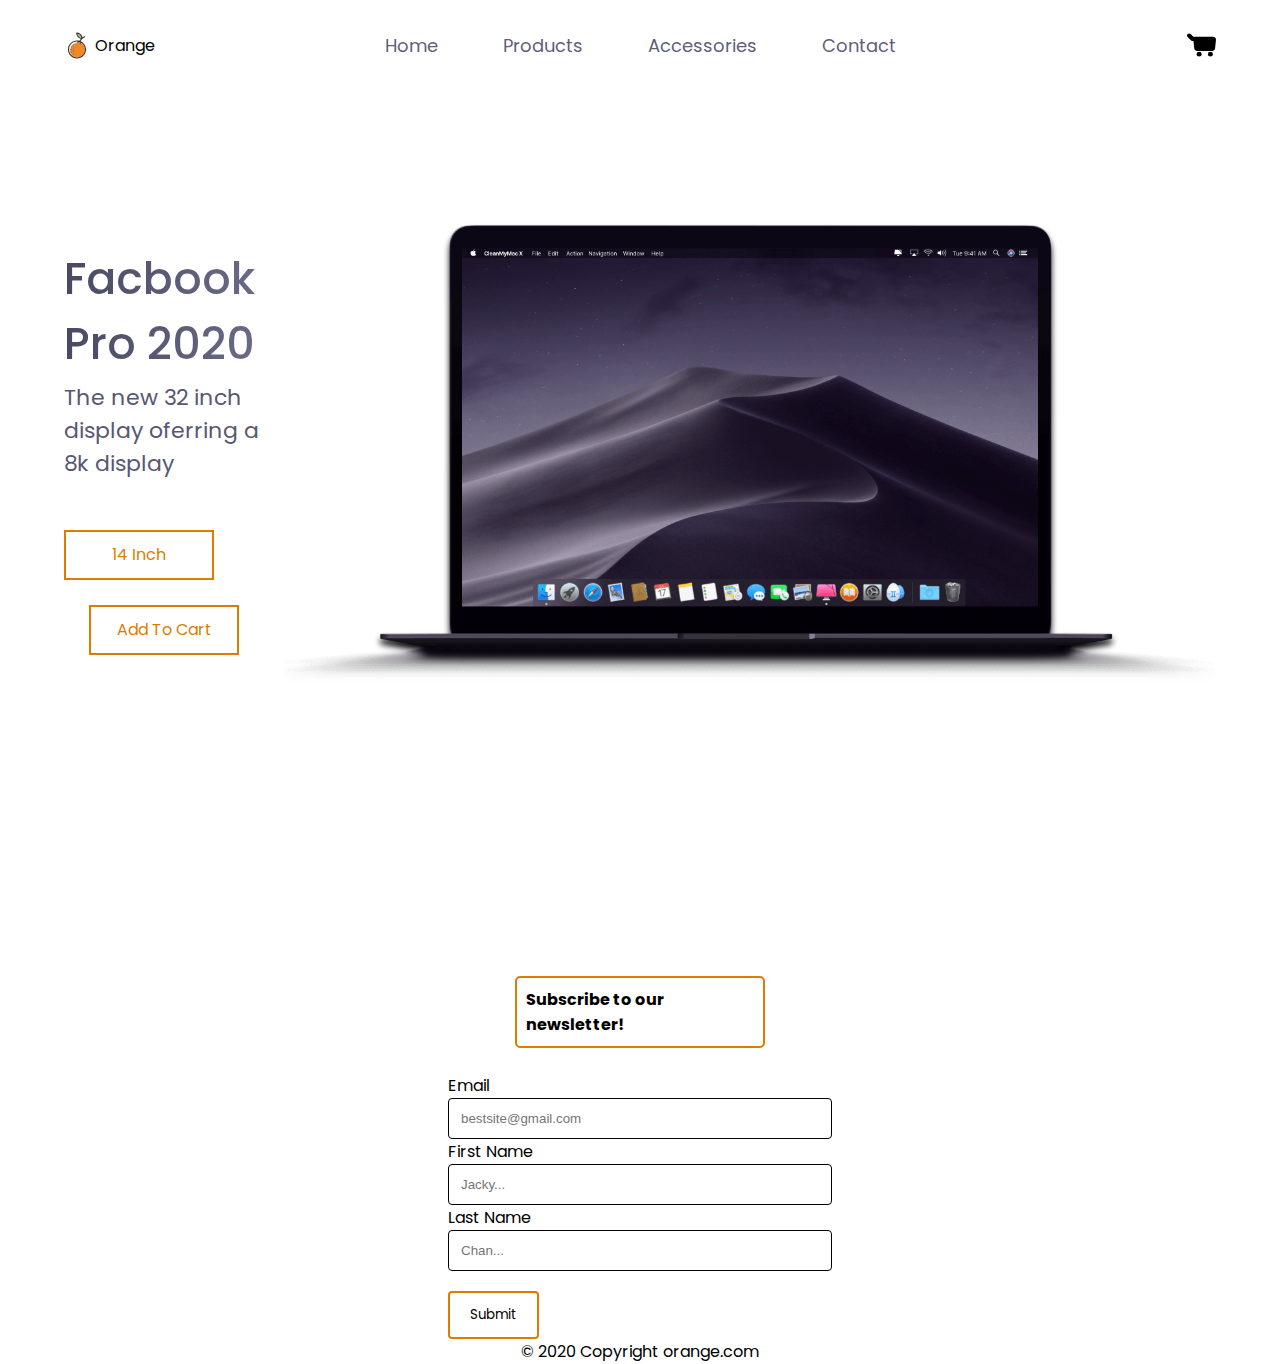
<file: index.html>
<!-- 
Name : Ilyas Mashanlo
StuID: 025428152
Class: web222
email: imashanlo@myseneca.ca 
-->
<!DOCTYPE html>
<html lang="en">

<head>
  <meta charset="UTF-8" />
  <meta name="viewport" content="width=device-width, initial-scale=1.0" />
  <link href="https://fonts.googleapis.com/css?family=Poppins:400,500&display=swap" rel="stylesheet" />
  <link rel="stylesheet" href="./style.css" />
  <link rel="shortcut icon" type="image/x-icon" href="img/icon.svg" />
  <title>Orange</title>
  <script src="script.js" onLoad="indexPage();"></script>
</head>

</html>

<!--
      Part 1: Main Store Page

      Requirements:

      1. Header across the top must include your store's name, a logo,
      and use a different background colour, web font, etc.  You must also include
      a link to your contact.html page.  Your header should include info about
      what the store is, what it sells, etc.  Use some images to try and draw
      the user in.  NOTE: place all your site's images in the `src/images/` directory.

      2. Below the header, a multi-column layout of items you can purchase in the
      store.  You must have at least 10 items in your store, and at least 2
      categories of items. For example, if you are selling clothing, you might
      have categories for Men, Women, and Children, and each category would have
      its own set of items.  Each item should include:
      
        - a picture
        - the item's name/title
        - a more complete description of the item
        - a category (i.e., each item must belong to a category)
        - a price.
      
      Each item should be its own "card" (i.e., some kind of box around each item
      separating one from the next, with suitable whitespace between).

      3. A sidebar (left or right, depending on your design) of the item layout
      section, showing the different categories of items in your store.  If a
      user clicks on one of the categories, use CSS and JavaScript to hide all
      other items in the store (i.e., only show items for the chosen category).
      Make sure you include a way to return to seeing all categories, and make it
      obvious to the user that they are only seeing a partial list of items when
      you filter by category (i.e., use CSS and HTML to change things somehow).

      4. Below the items, a footer with the name of the store, any relevant links you
      need to give users, as well as a small HTML form for entering an Email
      address and clicking a "Subscribe" button to subscribe to the store's
      newsletter. Use https://formspree.io/ to automatically submit the form to
      your email address (i.e., when a user fills out their email address and
      clicks submit, *you* should get that information sent to your email
      address via formspree.io).  Make sure you setup your account on
      https://formspree.io/.

      5. Use two different Web Fonts for your store.  The titles should be different
      from any regular text.  Use a free font service like https://fonts.google.com/
      or any other that you choose.  You can also experiment with different font
      sizes and colours to draw attention toward or away from various parts of
      your design.

      6. Pick a colour theme using a tool like https://colorhunt.co/ with at least
      3 colours (primary, secondary, accent), and use them throughout your site
      for backgrounds, borders, fonts. Your store page needs to look attractive
      and marks will be given for good a good looking site.  No one will buy from
      a store that looks like its owners aren't professional or don't care about
      details.  Also make sure that the colour contrast in your site is suitable
      for everyone to read.

      7. Use modern CSS to help you achieve your layout.  For example, Flexbox
      and CSS Grid can help you create professional looking layouts.  Here
      are some guides to get you started:

       - https://developer.mozilla.org/en-US/docs/Web/CSS/CSS_Flexible_Box_Layout/Basic_Concepts_of_Flexbox
       - https://developer.mozilla.org/en-US/docs/Web/CSS/CSS_Grid_Layout/Basic_Concepts_of_Grid_Layout
       
      You are also welcome to use existing CSS libraries to help you with your layout,
      but you must also include your own styles (i.e., you can't use a library
      for everything in your design).

      8. Make sure you don't use copyrighted materials from other sites.  If you use
      icons, fonts, images, etc., make sure you are legally permitted to reuse them,
      and include references to indicate where you got them. Some resources to consider:

        - https://unsplash.com/ for images
        - https://fontawesome.com/ for icons
        - https://gallery.manypixels.co/ or https://undraw.co/illustrations for illustrations (SVG)

      9. Make sure you reduce the download size of images you include in your
      store.  Users don't want to download 10s or 100s of megabytes of data, especially
      on mobile.  You can use an online tool like https://squoosh.app/ to help you
      reduce images.  You will lose marks if your images aren't optimized for the web.
       

      10. Make sure you have no JavaScript or other errors in your Dev Tools Console.
      Run your site, and test all aspects of it with the Console open, and fix
      any issues you encounter.

      11. Make sure your forms all work as they should, testing them yourself,
      and also have someone else test it for you.  The easiest way to find bugs
      in software is to let someone who didn't build it try to use it!
      
    -->
</file>
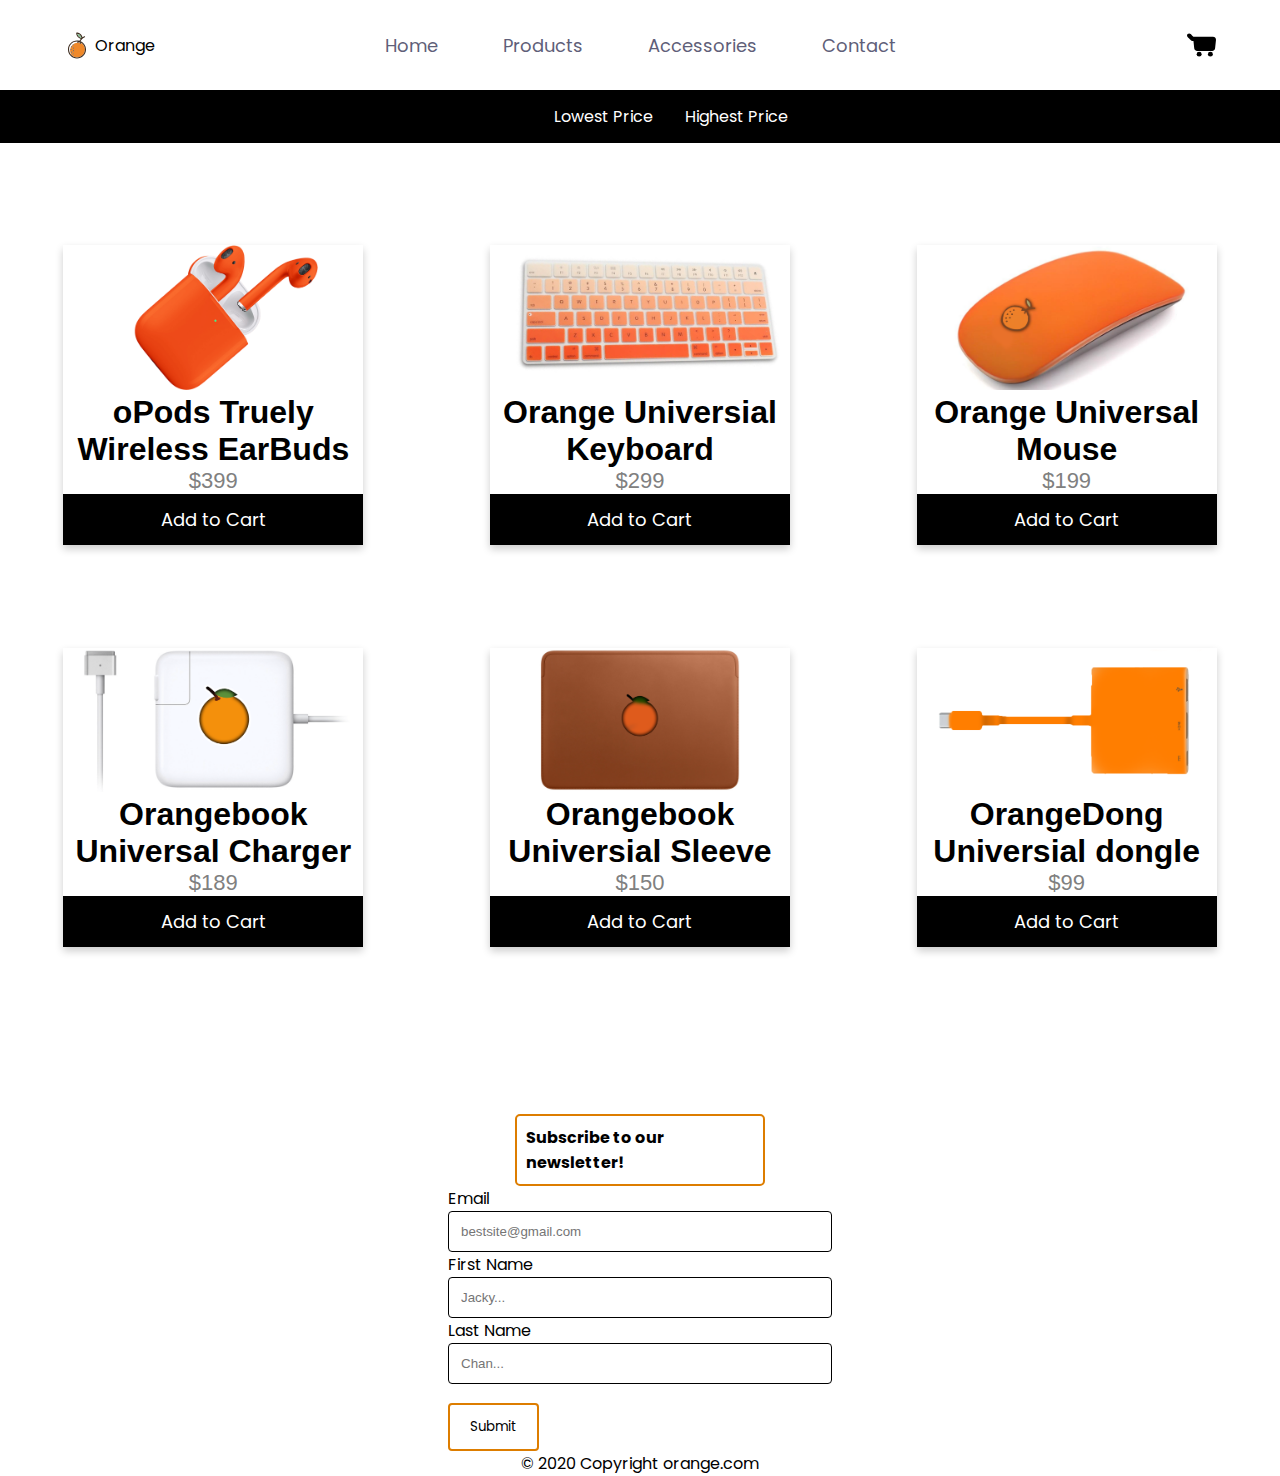
<file: accessories.html>
<!DOCTYPE html>
<html lang="en">
  <head>
    <meta charset="UTF-8" />
    <meta name="viewport" content="width=device-width, initial-scale=1.0" />
    <meta http-equiv="X-UA-Compatible" content="ie=edge" />
    <link
      href="https://fonts.googleapis.com/css?family=Poppins:400,500&display=swap"
      rel="stylesheet"
    />
    <link rel="stylesheet" href="./style.css" />
    <link rel="stylesheet" href="./cards.css" />
    <link rel="shortcut icon" type="image/x-icon" href="img/icon.svg" />
    <script src="script.js" onLoad="accessPage()"></script>
    <title>Orange</title>
  </head>
</html>
</file>
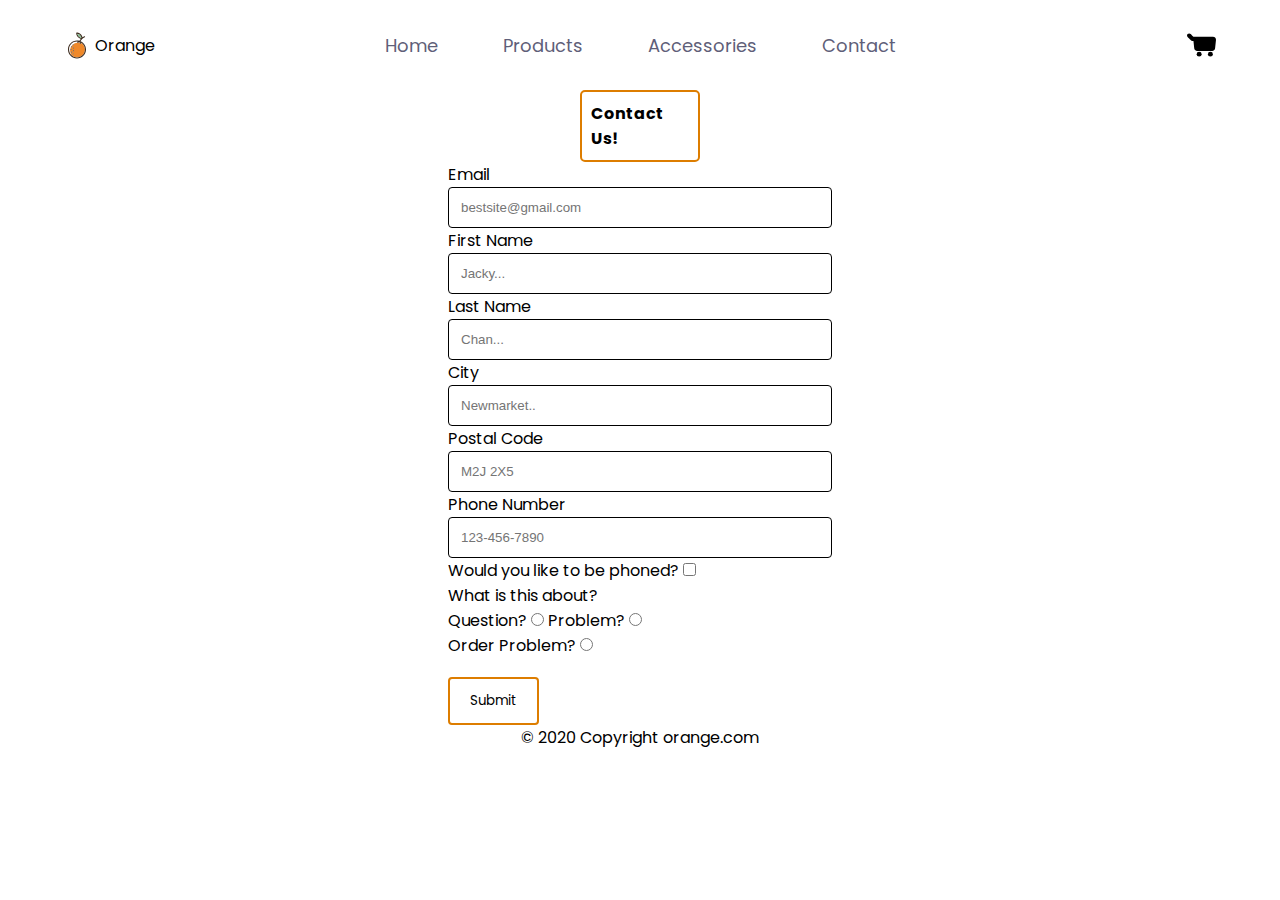
<file: contact.html>
<!DOCTYPE html>
<html lang="en">
  <head>
    <meta charset="UTF-8" />
    <meta name="viewport" content="width=device-width, initial-scale=1.0" />
    <meta http-equiv="X-UA-Compatible" content="ie=edge" />
    <link
      href="https://fonts.googleapis.com/css?family=Poppins:400,500&display=swap"
      rel="stylesheet"
    />
    <link rel="stylesheet" href="./style.css" />
    <link rel="stylesheet" href="./cards.css" />
    <link rel="shortcut icon" type="image/x-icon" href="img/icon.svg" />
    <script src="script.js" onLoad="contactPage()"></script>
    <title>Orange</title>
  </head>
  <!--    

    Part 2: Contact Us Page

    Requirements:

    1. Use the same header/footer, colours, fonts, etc. as your index.html page.
    It should be obvious to the user they they are still on the same site, and that
    contact.html is part of your store.

    2. Include an HTML Form for the user to fill out his or her information along
    with their message to you. Your form should including the following, and all
    fields should be mandatory unless otherwise noted, and use the most appropriate <input> type:
    
        - First Name
        - Last Name
        - Email Address
        - Address
        - City (use a <datalist> for autocomplete of common Canadian cities)
        - Phone Number (must be a valid Canadian Phone Number, use regex)
        - Postal Code (must be a valid Canadian Postal Code, use regex)
        - Checkbox Option to be phoned ("Would you like to be phoned?")
        - Radio Options to specify what this is about: one of "Question",
          "Comment", or "Order Problem". If the user selects "Order Problem",
          dynamically reveal another input box to enter the order number. In the
          case of "Comment" or "Question" hide this input box.
        - A large area to enter the message that they want to send
        - A hidden input field with your name

    3. The form should submit to https://httpbin.org/post using the POST method,
    and only allow the user to submit when all data has been entered and there
    aren't any validation errors.  The data posted to httpbin.org should include
    all data defined in the form above (e.g., visible and hidden fields).

  -->
</html>
</file>
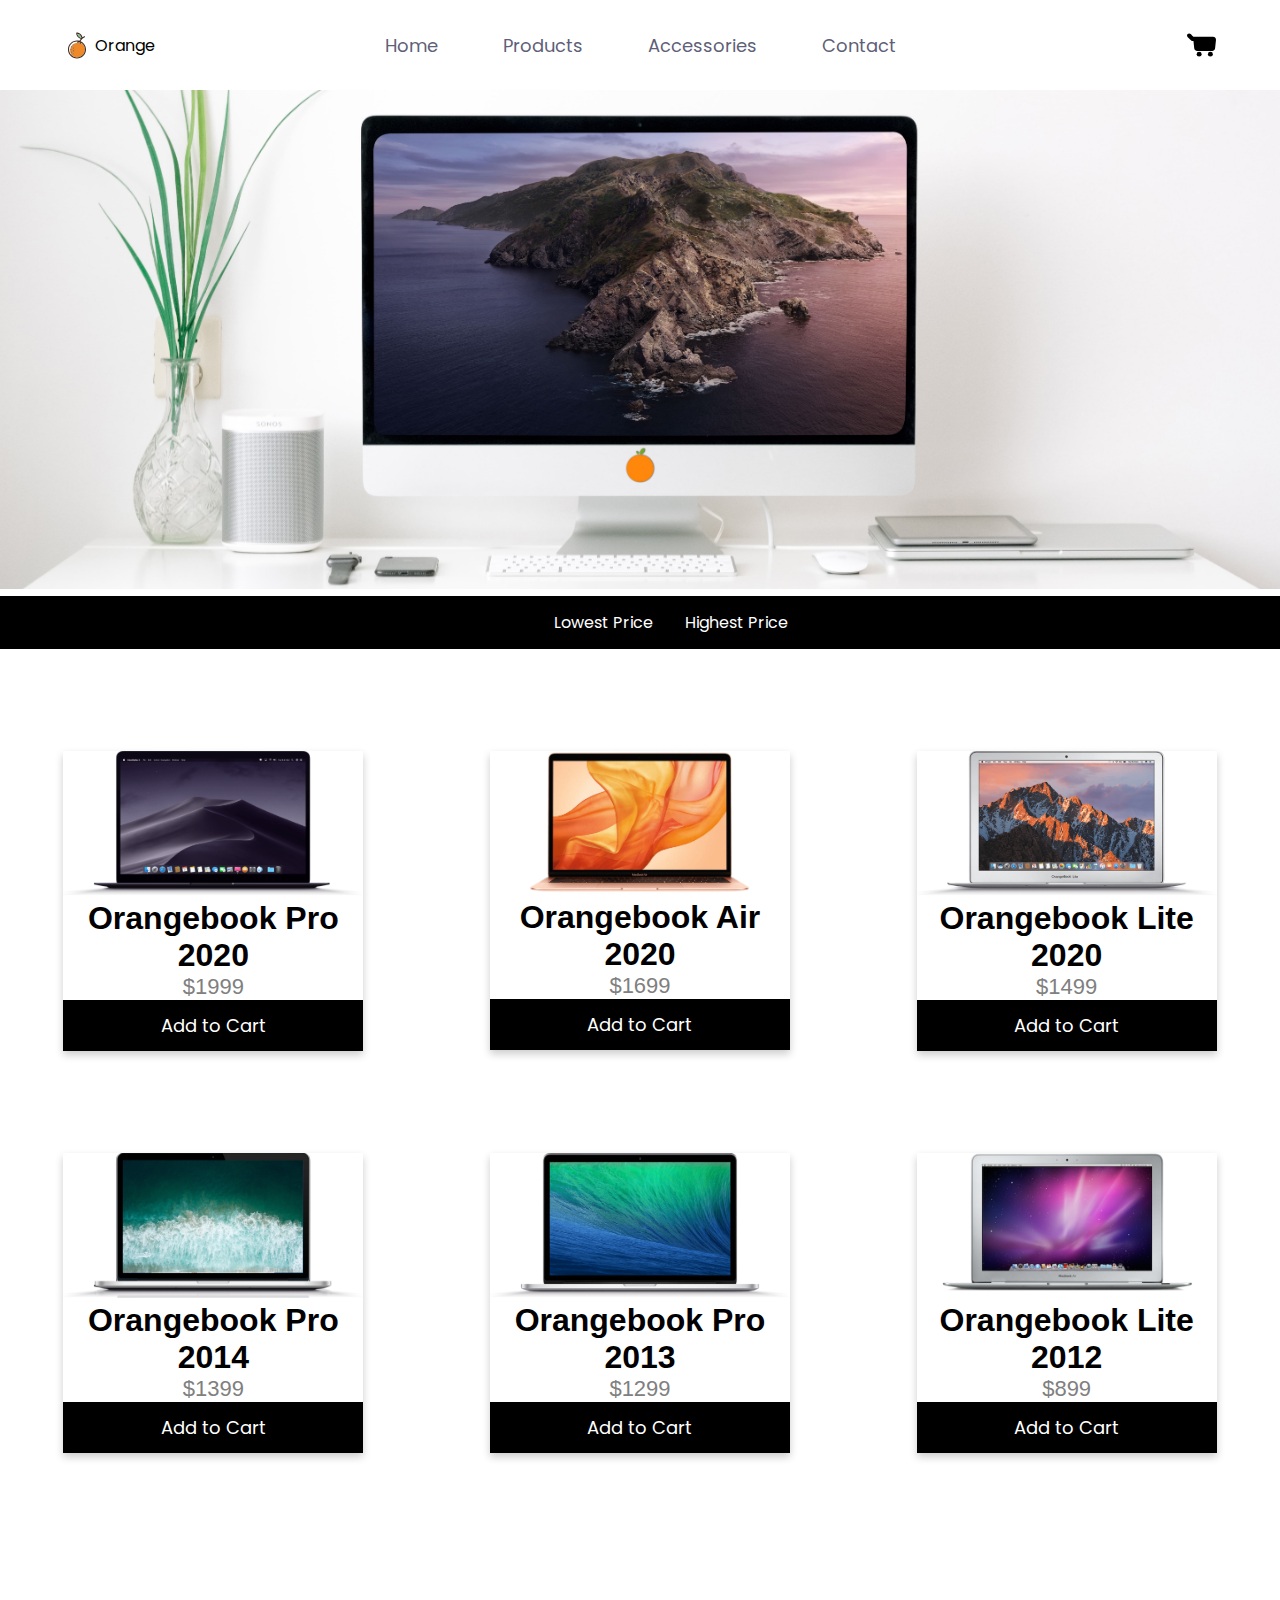
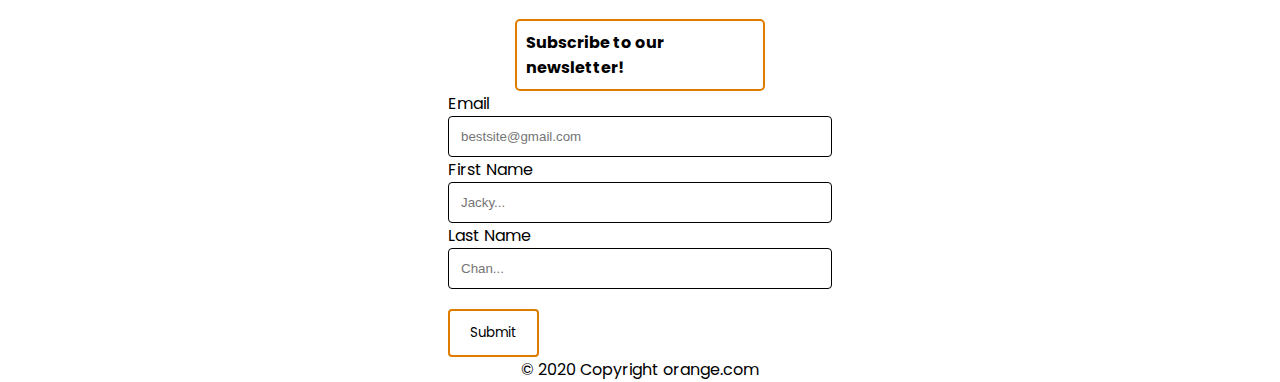
<file: products.html>
<!DOCTYPE html>
<html lang="en">
  <head>
    <meta charset="UTF-8" />
    <meta name="viewport" content="width=device-width, initial-scale=1.0" />
    <meta http-equiv="X-UA-Compatible" content="ie=edge" />
    <link
      href="https://fonts.googleapis.com/css?family=Poppins:400,500&display=swap"
      rel="stylesheet"
    />
    <link rel="stylesheet" href="./style.css" />
    <link rel="stylesheet" href="./cards.css" />
    <link rel="shortcut icon" type="image/x-icon" href="img/icon.svg" />
    <script src="script.js" onLoad="productPage()"></script>
    <title>Orange</title>
  </head>
</html>
</file>
<file: style.css>
@import url('https://fonts.googleapis.com/css2?family=Roboto&display=swap');

* {
  margin: 0;
  padding: 0;
  box-sizing: border-box;
}

body {
  font-family: 'Poppins', sans-serif;
}

button {
  font-family: 'Poppins', sans-serif;
}
.ham{
  display: none;
}
.mobileDiv #mobileL{ 
  display: none;
  list-style-type: none;
  text-decoration: none;
}
header {
  display: flex;
  width: 90%;
  height: 10vh;
  margin: auto;
  align-items: center;
}
.mobile-link, a:link, a:visited {
  text-decoration: none;
}
.logo-container,
.nav-links,
.cart {
  display: flex;
}

.cart img {
  width: 10%;
}

.logo-container {
  flex: 1;
}

.logo {
  font-weight: 400;
  margin: 5px;
}

.logo-container img {
  width: 9%;
}

nav {
  flex: 2;
}

.nav-links {
  justify-content: space-around;
  list-style: none;
}

.nav-link {
  color: #5f5f79;
  font-size: 18px;
  text-decoration: none;
}

.cart {
  flex: 1;
  justify-content: flex-end;
}

.presentation {
  display: flex;
  width: 90%;
  margin: auto;
  min-height: 80vh;
  align-items: center;
}

.introduction {
  flex: 1;
}

.intro-text h1 {
  font-size: 44px;
  font-weight: 500;
  background: linear-gradient(to right, #494964, #6f6f89);
  -webkit-background-clip: text;
  -webkit-text-fill-color: transparent;
}

.intro-text p {
  margin-top: 5px;
  font-size: 22px;
  color: #585772;
}

.cta {
  padding: 50px 0 0 0;
}

.cta-select {
  border: 2px solid #dd7d00;
  background: transparent;
  color: #dd7d00;
  width: 150px;
  height: 50px;
  cursor: pointer;
  font-size: 16px;
  transition: all 150ms ease-in;
}

.cta-select:hover {
  background-color: #dd7d00;
  color: #ffff;
}

.cta-add {
  border: 2px solid #dd7d00;
  background: transparent;
  color: #dd7d00;
  width: 150px;
  height: 50px;
  cursor: pointer;
  font-size: 16px;
  transition: all 150ms ease-in;
  margin: 25px 0 0 25px;
}

.cta-add:hover {
  background-color: #dd7d00;
  color: #ffff;
}

.cover {
  flex: 3;
  display: flex;
  justify-content: center;
  height: 50vh;
}

.cover img {
  height: 100%;
  filter: drop-shadow(0 5px 3px black);
}

input[type='text'],
input[type='email'],
input[type='tel'],
input[type='zip'],
select,
textarea {
  width: 100%;
  padding: 12px;
  border: 1px solid rgb(0, 0, 0);
  border-radius: 4px;
  box-sizing: border-box;
  resize: vertical;
}

input[type='submit'] {
  font-family: 'Poppins', sans-serif;
  border: 2px solid #dd7d00;
  color: rgb(0, 0, 0);
  margin-top: 5%;
  padding: 12px 20px;
  border-radius: 4px;
  cursor: pointer;
  background-color: #ffff;
  transition: background-color 300ms ease-out;
}

input[type='submit']:hover {
  background-color: #dd7d00;
}

footer {
  display: flex;
  width: 50%;
  margin: auto;
  align-items: center;
}

main {
  margin-bottom: 13%;
}

.copyright {
  display: flex;
  margin: auto;
  background-color: #ffff;
}

.form {
  display: flex;
  width: 30%;
  margin: auto;
}

.formTitle h4 {
  display: flex;
  width: 250px;
  margin: auto;
  border: 2px solid #dd7d00;
  border-radius: 5px;
  padding: 1vh 1vh 1vh 1vh;
}

.formTitle2 h4 {
  display: flex;
  width: 120px;
  margin: auto;
  border: 2px solid #dd7d00;
  border-radius: 5px;
  padding: 1vh 1vh 1vh 1vh;
}

.Pbanner {
  position: relative;
  text-align: center;
}

.phoneBan {
  display: none;
}

.navcontainer {
  background-color: rgb(0, 0, 0);
  margin: auto;
  padding: 0;
  overflow: hidden;
}

.navmenu {
  list-style-type: none;
  overflow: hidden;
  margin: 0 0 0 42%;
}

.navmenu li {
  float: left;
}

.navmenus {
  display: block;
  color: white;
  text-align: center;
  padding: 14px 16px;
  text-decoration: none;
}

.orderProblem {
  display: none;
}

@media screen and (max-width: 1024px) {
  .nav-links {
    flex: 3;
  }

  .phoneBan {
    display: block;
  }

  .ProBan {
    display: none;
  }

  li:last-child {
    grid-column: 1 / 1;
  }

  .presentation {
    flex-direction: column;
  }

  .introduction {
    margin-top: 5vh;
    text-align: center;
  }

  .intro-text h1 {
    font-size: 30px;
  }

  .intro-text p {
    font-size: 18px;
  }

  .cart img {
    width: 30%;
  }

  .cta {
    padding: 10px 0 0 0;
  }

  .cover img {
    height: 60%;
  }
}
@media screen and (min-width: 701px){
  .mobileDiv{
    display: none;
  }
}
@media screen and (max-width: 700px) {
  .form{
    width: 85%;
  }
  input.checkboxBig{
    width: 35px;
    height: 35px;
  }
  .form label{
    font-size: 25px;
  }
  input.radioBig{
    width: 35px;
    height: 35px;
  }
  .orderProblemText{
    text-decoration:underline;
  }
  .logo-container{
    display: none;
  }
  .nav-links{
    display: none;
  }
  .cart img{
    display: none;
  }
 .mobileDiv img{
   width: 50%;
 }
 .logoMobile{
   font-size: 50px;
   margin: auto;
 }
 header{
  height: 10vh;
  transition: all 200ms ease-out;
  margin: auto;
  display:flex;
 }
 .mobileDiv{
   flex: 5;
 }
 .navmenus{
   font-size: 32px;
 }

 .ham{
   display: block;
   position: absolute;
   top: 3%;
   left: 88%;
 }
  .ham img{
    width: 150%;
}
 .cart2 img{
   width: 10%;
   display: none;
 }

 .mobile-link{
  text-decoration: none;
  font-size: 40px;
  text-decoration-color: black;
 }
 
}
</file>
<file: cards.css>
.productContainer {
  margin-top: 3%;
  display: flex;
  flex-direction: inherit;
  transition: flex-direction 0.5s;
}
.card {
  box-shadow: 0 4px 8px 0 rgba(0, 0, 0, 0.2);
  max-width: 300px;
  margin: auto;
  text-align: center;
  font-family: arial;
  float: left;
  margin-top: 5%;
}

.price {
  color: grey;
  font-size: 22px;
}

.card button {
  border: none;
  outline: 0;
  padding: 12px;
  color: white;
  background-color: #000;
  text-align: center;
  cursor: pointer;
  width: 100%;
  font-size: 18px;
}

.card button:hover {
  opacity: 0.7;
}
@media screen and (max-width: 940px) {
  .productContainer {
    transition: all 200ms ease-out;
    flex-direction: column;
  }
}
</file>
